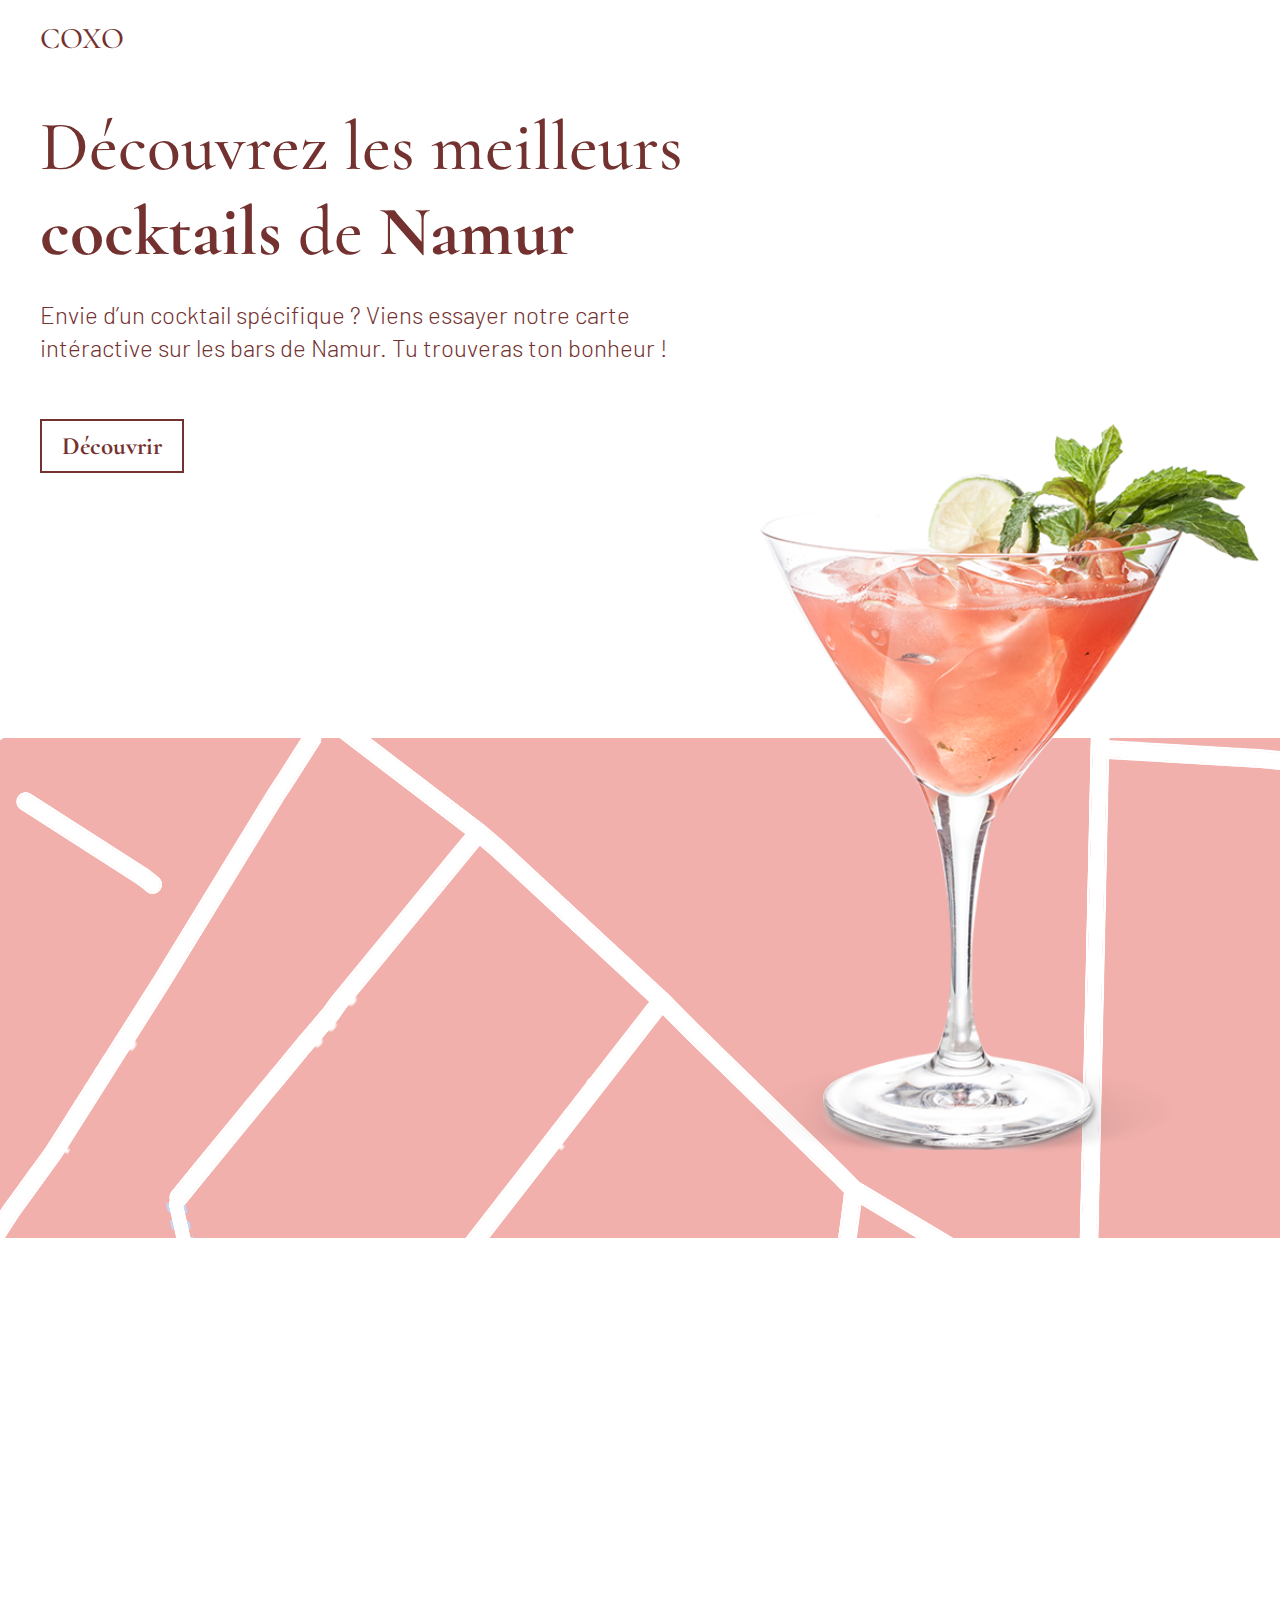
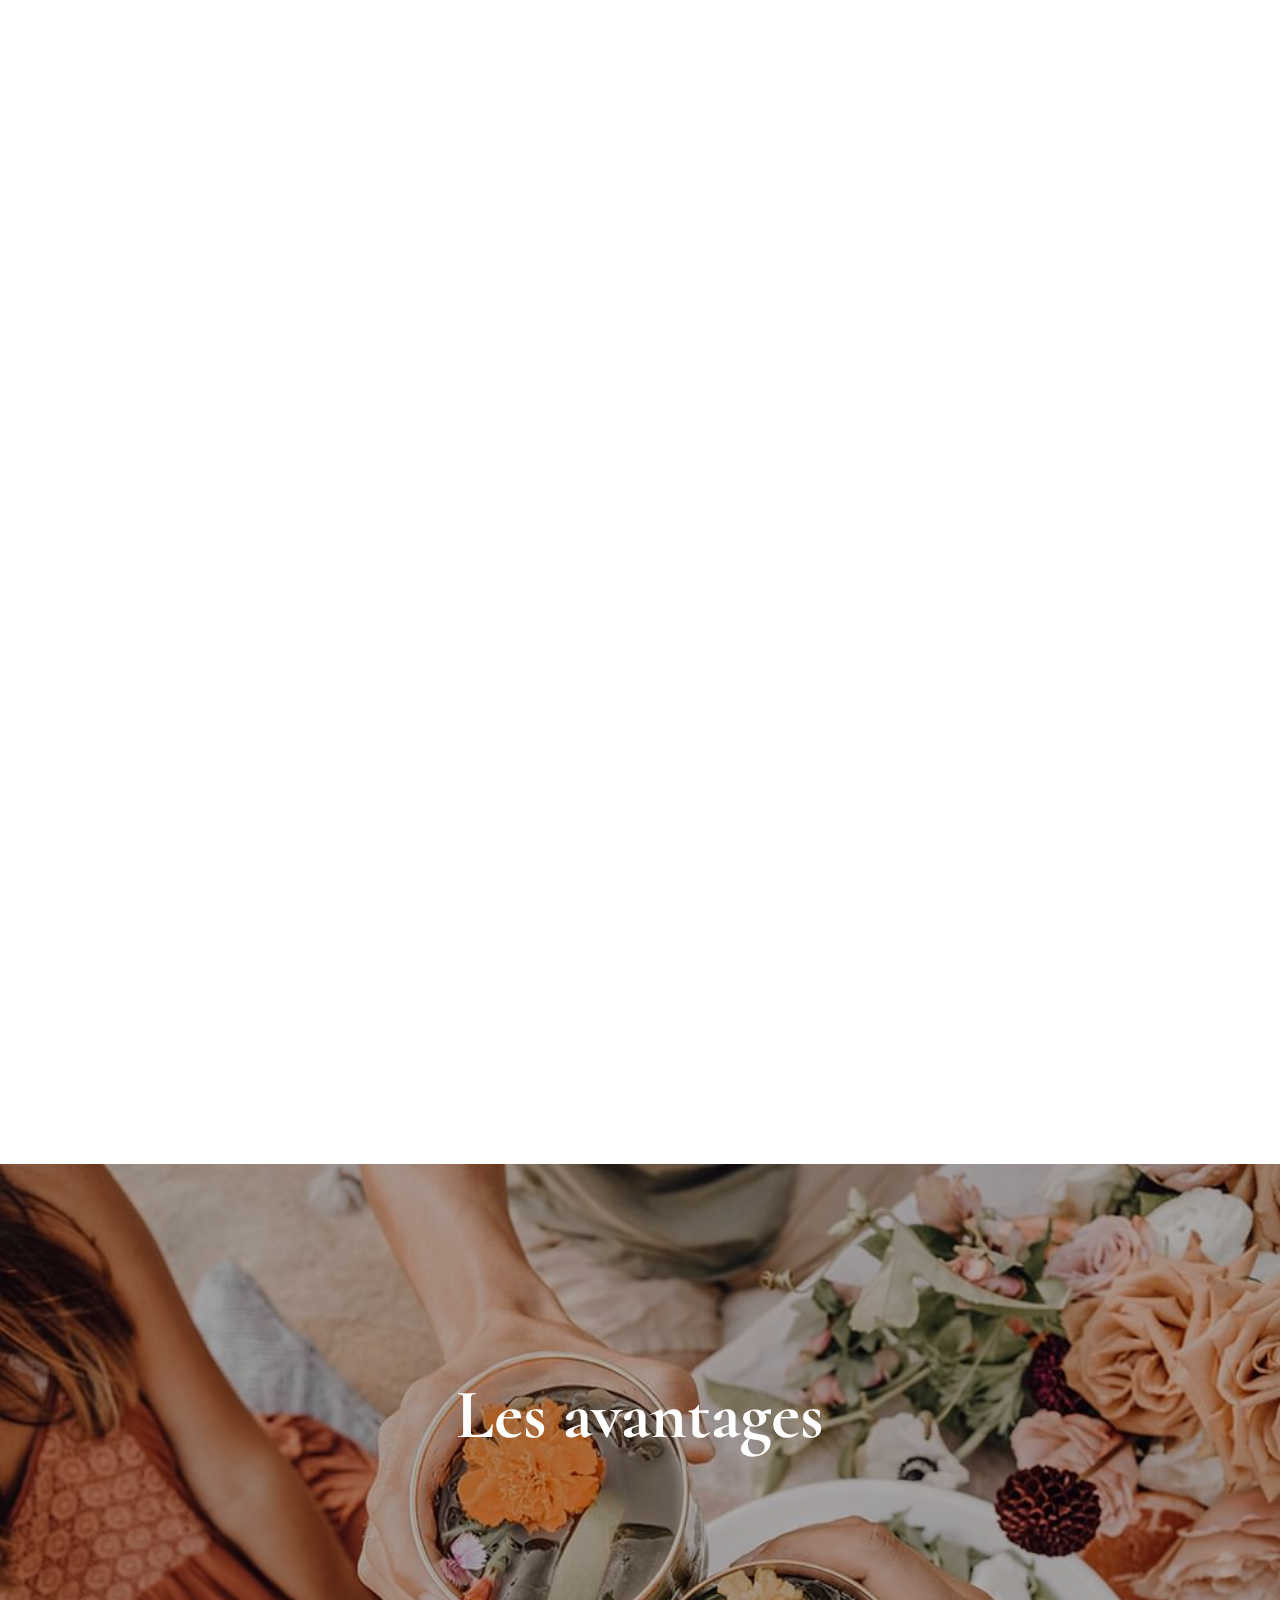
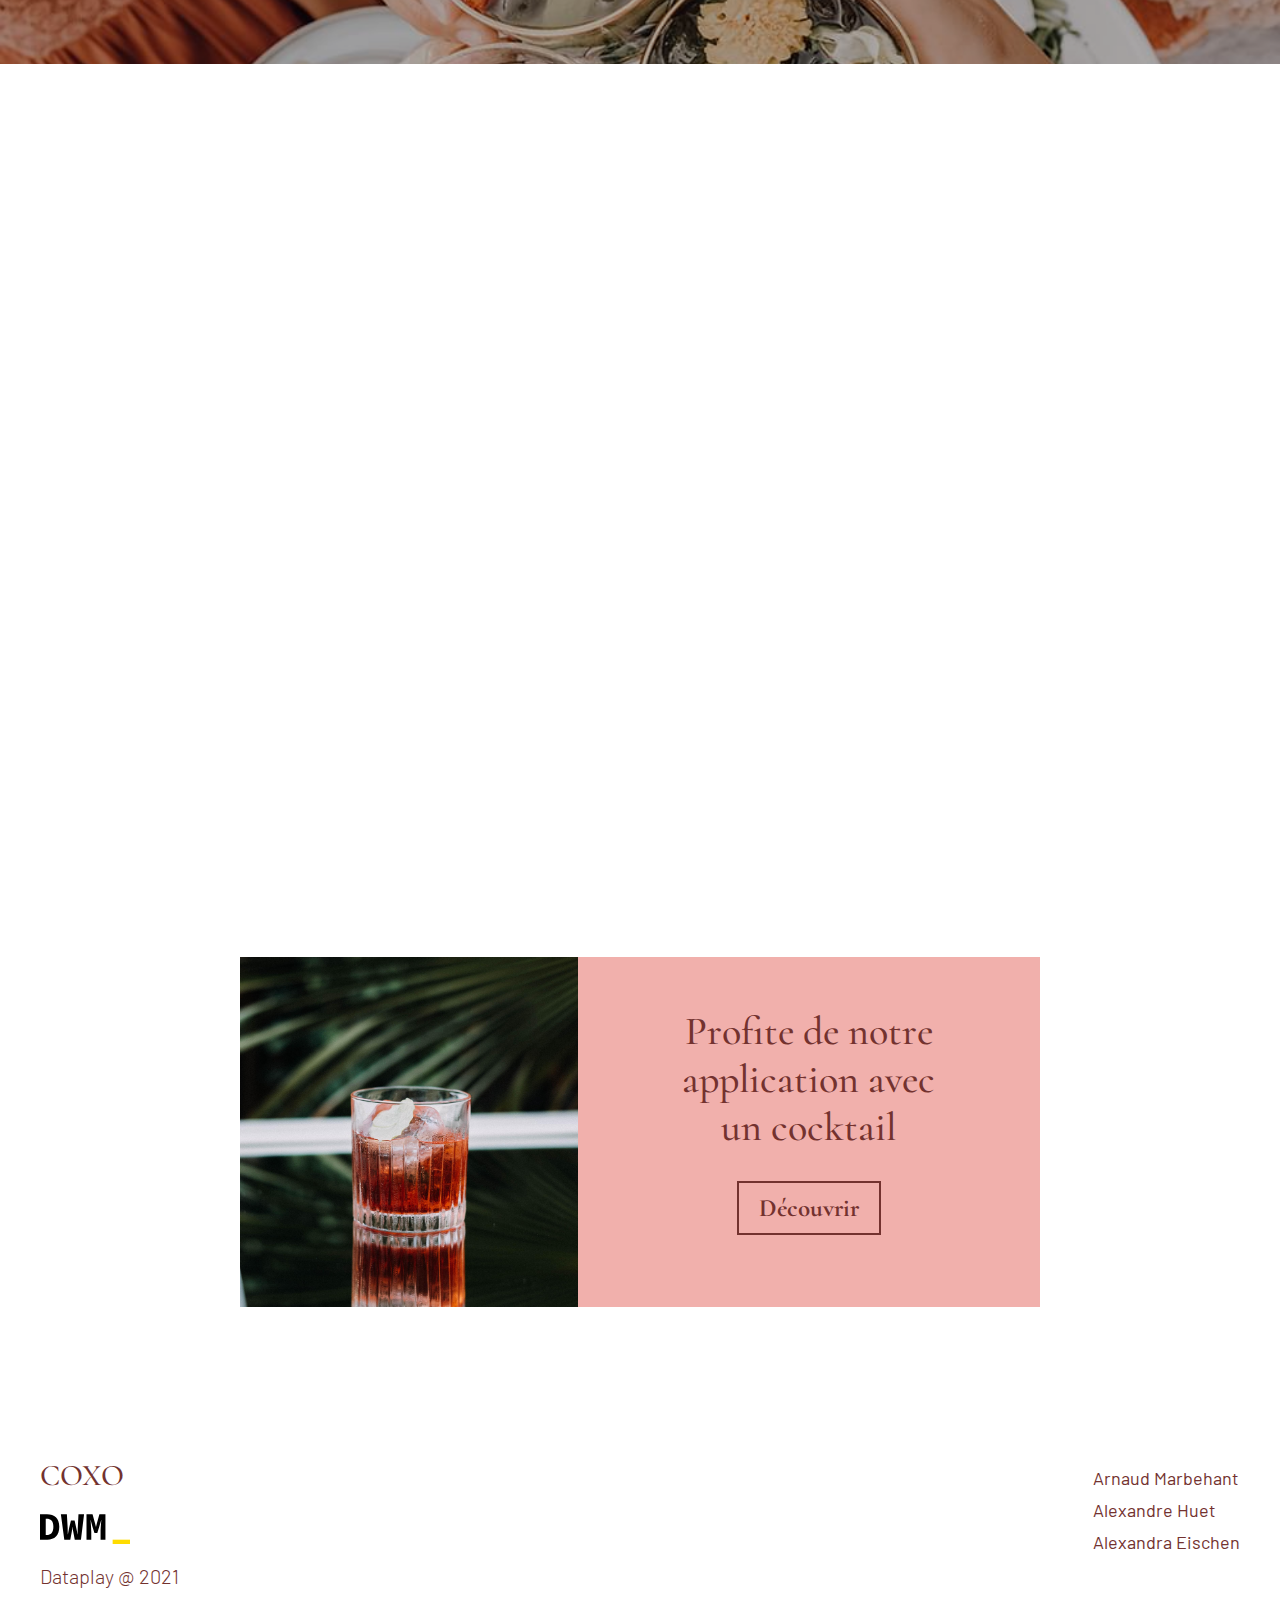
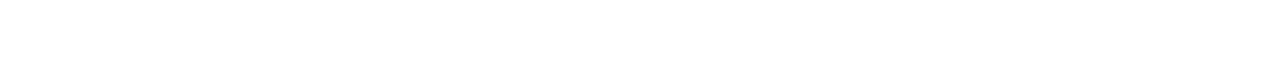
<file: index.html>
<!DOCTYPE html>
<html lang="fr">
   <head>
      <meta charset="UTF-8" />
      <meta http-equiv="X-UA-Compatible" content="IE=edge">
      <meta name="viewport" content="width=device-width, initial-scale=1.0">
      <title> COXO | Landing page</title>

      <link rel="apple-touch-icon" sizes="180x180" href="assets/favicon/apple-touch-icon.png">
      <link rel="icon" type="image/png" sizes="32x32" href="assets/favicon/favicon-32x32.png">
      <link rel="icon" type="image/png" sizes="16x16" href="assets/favicon/favicon-16x16.png">
      <link rel="manifest" href="assets/favicon/site.webmanifest">
      <link rel="mask-icon" href="assets/favicon/safari-pinned-tab.svg" color="#5bbad5">
      <meta name="msapplication-TileColor" content="#da532c">
      <meta name="theme-color" content="#ffffff">

      <meta property="og:image" content="http://www.arnaud-marbehant.be/projets/dataplay/assets/images/avant.jpg" />
      <meta property="og:type" content="article" />
      <meta property="og:description" content="Envie d’un cocktail spécifique ? Viens essayer notre carte intéractive sur les bars de Namur. Tu trouveras ton bonheur !" />
      <meta property="og:locale" content="fr_FR" />
      <meta property="og:title" content="Coxo l'application des cocktails" /> 
  
      <meta name="twitter:card" content="summary_large_image">
      <meta name="twitter:site" content="Coxo">
      <meta name="twitter:creator" content="Arnaud Marbehant">
      <meta name="twitter:title" content="Coxo l'application des cocktails">
      <meta name="twitter:description" content="Envie d’un cocktail spécifique ? Viens essayer notre carte intéractive sur les bars de Namur. Tu trouveras ton bonheur !">
      <meta name="twitter:image" content="http://www.arnaud-marbehant.be/projets/dataplay/assets/images/avant.jpg">


      <link rel="preconnect" href="https://fonts.gstatic.com">
      <link href="https://fonts.googleapis.com/css2?family=Barlow:wght@100;300;400;500;700;800;900&display=swap" rel="stylesheet">
      <link rel="preconnect" href="https://fonts.gstatic.com">
      <link href="https://fonts.googleapis.com/css2?family=Barlow:wght@100;300;400;500;700;800;900&family=Cormorant:wght@300;400;500;600;700&display=swap" rel="stylesheet">
      
      <link href="https://unpkg.com/aos@2.3.1/dist/aos.css" rel="stylesheet">
      <script defer src="https://unpkg.com/aos@2.3.1/dist/aos.js"></script>
      <link href="assets/css/main.css" rel="stylesheet">
      <script defer src="assets/js/main.min.js" ></script>
   </head>

   <body>

      <header class="section section--header">
         <a class="logo" href="index.html">Coxo</a>
      </header>

      <main>

         <section class="section--intro">
            <div class="container container--intro">
               <h1 class="title title--big">Découvrez les meilleurs <span class="title--weight">cocktails</span> de&nbsp;<span class="title--weight">Namur</span></h1>
               <p class="text text--intro">Envie d’un cocktail spécifique ? Viens essayer notre carte intéractive sur les bars de Namur. Tu trouveras ton&nbsp;bonheur&nbsp;!</p>
               <a class="link link--cta" href="coxo_app.html">Découvrir</a>
            </div>
            <div class="container container--cocktail">
               <img class="img img--map" src="assets/images/4-46157_cocktail-png-background-image-coctials-png.png" alt="Cocktail rose">
               <div class="container container--map"></div>
            </div>
         </section>

         <section class="section section--stepper">
            <div data-aos="zoom-out-down" data-aos-duration="700" class="container container--step">
               <img class="img img--step" src="assets/images/proriat-hospitality-lwoTuByIuC4-unsplash.jpg" srcset="assets/images/proriat-hospitality-lwoTuByIuC4-unsplash@2x.jpg" alt="Cocktail bordeaux">
               <div   class="bloc bloc--step">
                  <h2 class="title title--small">Trouve ton&nbsp;cocktail</h2>
                  <p class="text text--step">Recherche ton cocktail favoris parmi notre&nbsp;liste.</p>
                  <span class="step">
                  <img src="assets/images/step-01.png" alt="Numéro 1">
                  </span>
               </div>
            </div>
            <div data-aos="zoom-out-down" data-aos-delay="200" data-aos-duration="700" class="container container--step">
               <img class="img img--step" src="assets/images/helena-yankovska-7EbGkOm8pWM-unsplash.jpg" srcset="assets/images/helena-yankovska-7EbGkOm8pWM-unsplash@2x.jpg" alt="Personnes qui trinquent avec des cocktails à la main">
               <div class="bloc bloc--step">
                  <h2 class="title title--small">Le bar&nbsp;parfait</h2>
                  <p class="text text--step">Trouve facilement où siroter ton cocktail préféré dans un bar de la région de&nbsp;Namur.</p>
                  <span class="step step--2">
                  <img src="assets/images/step-02.png" alt="Numéro 2">
                  </span>
               </div>
            </div>
            <div data-aos="zoom-out-down" data-aos-delay="400" data-aos-duration="700" class="container container--step">
               <img class="img img--step" src="assets/images/kobby-mendez-xBFTjrMIC0c-unsplash.jpg" srcset="assets/images/kobby-mendez-xBFTjrMIC0c-unsplash@2x.jpg" alt="Cocktail bordeaux">
               <div class="bloc bloc--step">
                  <h2 class="title title--small">Le meilleur prix</h2>
                  <p class="text text--step">Compare les prix de ton cocktail dans les différents&nbsp;établissements.</p>
                  <span class="step step--3">
                  <img src="assets/images/step-03.png" alt="Numéro 3">
                  </span>
               </div>
            </div>
         </section>

         <section class="section--avantages">
            <div class="container container--avantages">
               <h2 class="title title--avantages">Les&nbsp;avantages</h2>
            </div>
            <div data-aos="fade-down" data-aos-duration="700" class="container container--listavantages">
               <div class="container container--argu">
                  <h2 class="title title--small">Aucune&nbsp;déception</h2>
                  <p class="text">Ne pas être déçu de ne pas trouver son cocktail préféré à la&nbsp;carte.</p>
               </div>
               <div data-aos="fade-down" data-aos-delay="200" data-aos-duration="700" class="container container--argu">
                  <h2 class="title title--small">Profiter au meilleur&nbsp;prix</h2>
                  <p class="text">Pouvoir profiter du cocktail et en prime payer le moins cher&nbsp;possible.</p>
               </div>
               <div data-aos="fade-down" data-aos-delay="400" data-aos-duration="700" class="container container--argu">
                  <h2 class="title title--small">De la&nbsp;nouveauté</h2>
                  <p class="text">La possibilité de découvrir de nouveaux bars dans la région de&nbsp;Namur.</p>
               </div>
            </div>
         </section>

         <section class="section section--cta">
            <div class="container container--cta">
               <div class="container container--imgcta">
                  <img class="img img--cta" src="assets/images/lefteris-kallergis-QsmdVT5pTMw-unsplash.jpg" srcset="assets/images/lefteris-kallergis-QsmdVT5pTMw-unsplash@2x.jpg" alt="Cocktail rouge sur une table">
               </div>
               <div class="bloc bloc--cta">
                  <h2 class="title title--cta">Profite de notre application avec un&nbsp;cocktail</h2>
                  <a class="link link--cta" href="coxo_app.html">Découvrir</a>
               </div>
            </div>
         </section>

      </main>

      <footer class="section section--footer">
         <div class="container container--footer">
            <div>
               <a class="logo" href="index.html">Coxo</a>
               <a class="link link--dwm" href="http://dwm.re/" target="_blank"></a>
               <h3 class="title title--data">Dataplay @ 2021</h3>
            </div>
            <div class="bloc bloc--link">
               <ul class="list--footer">
                  <li class="footer__el"><a href="http://www.arnaud-marbehant.be/" target="_blank">Arnaud Marbehant</a></li>
                  <li class="footer__el"><a href="http://www.alexandre-huet.be/" target="_blank">Alexandre Huet</a></li>
                  <li class="footer__el"><a href="http://www.alexandra-eischen.be/" target="_blank">Alexandra Eischen</a></li>
               </ul>
            </div>
         </div>
      </footer>
      
   </body>
</html>
</file>
<file: assets/css/main.css>
body{font-family:"Barlow",sans-serif;font-size:18px;color:#73322f;margin:0;overflow-x:hidden;max-width:1440px}@media(min-width: 1440px){body{margin-left:auto;margin-right:auto}}a{text-decoration:none;color:#73322f;font-family:"Barlow",sans-serif;font-size:18px}ul{list-style:none;padding:0}img{width:100%}.section{margin:0 20px}@media(min-width: 800px){.section{margin:0 40px}}.section--header{margin-top:20px;margin-bottom:20px;position:relative}@media(min-width: 1440px){.section--intro{display:-webkit-box;display:-ms-flexbox;display:flex;margin:0 40px}}.section--stepper{margin-bottom:150px}@media(min-width: 1100px){.section--stepper{display:-webkit-box;display:-ms-flexbox;display:flex;-ms-flex-wrap:wrap;flex-wrap:wrap}}@media(min-width: 1440px){.section--stepper{-webkit-box-pack:center;-ms-flex-pack:center;justify-content:center;margin-top:200px}}.section--avantages{margin-bottom:150px}@media(min-width: 1440px){.section--avantages{margin-top:300px}}.section--cta{margin-bottom:150px}@media(min-width: 1440px){.section--cta{margin-top:300px}}.section--footer{margin-bottom:50px}.section--app{background-color:#f1b0ac;padding:40px 0px;display:-webkit-box;display:-ms-flexbox;display:flex;-webkit-box-align:center;-ms-flex-align:center;align-items:center;-webkit-box-pack:center;-ms-flex-pack:center;justify-content:center;width:100%;margin:0;text-align:center}.section--lists{width:auto}.section--legende{display:-webkit-box;display:-ms-flexbox;display:flex;-webkit-box-orient:vertical;-webkit-box-direction:normal;-ms-flex-direction:column;flex-direction:column;margin-bottom:50px}.section--map{margin-bottom:50px}.section--price{margin-bottom:50px}.test{display:-webkit-box;display:-ms-flexbox;display:flex;-ms-flex-pack:distribute;justify-content:space-around}.logo{font-family:"Cormorant",serif;font-size:30px;text-transform:uppercase;font-weight:500}.title{font-family:"Cormorant",serif;font-size:40px;color:#73322f;font-weight:500;max-width:500px}@media(min-width: 1100px){.title{max-width:700px}}.title--big{font-size:50px}@media(min-width: 1100px){.title--big{margin-bottom:0;font-size:70px}}@media(min-width: 1440px){.title--big{margin-right:50px}}.title--weight{font-weight:700}.title--small{font-weight:700;margin-bottom:10px}.title--avantages{color:#fff;text-align:center;font-size:50px;font-weight:700;z-index:10;position:absolute;top:50%;left:50%;-webkit-transform:translate(-50%, -50%);transform:translate(-50%, -50%);margin:0}@media(min-width: 1100px){.title--avantages{font-size:70px}}.title--cta{margin-left:auto;margin-right:auto}.title--data{font-family:"Barlow",sans-serif;font-size:20px;font-weight:300}.title--h3{font-size:30px}.title--marg{margin:0px 10px}.text{font-size:20px;font-weight:300;line-height:1.4;max-width:50ch}@media(min-width: 1100px){.text{font-size:24px}}.text--step{margin-bottom:70px}@media(min-width: 1440px){.text--intro{margin-right:100px}}.link--cta:hover::after{width:100%;right:0}.link--cta{font-family:"Cormorant",serif;font-size:25px;font-weight:700;padding:10px 20px;border:2px solid #73322f;margin-top:30px;display:inline-block;-webkit-transition:all .3s ease-in-out;transition:all .3s ease-in-out;z-index:20;position:relative}.link--cta:hover{color:#fff}.link--cta::after{content:"";display:block;width:0%;height:100%;background-color:#73322f;position:absolute;top:0;left:0;-webkit-transition:all .3s ease-in-out;transition:all .3s ease-in-out;z-index:-1}.link--dwm{margin-top:20px;display:block;height:30px;width:100px;background-image:url(../images/logo_dwm.svg);background-repeat:no-repeat;background-size:contain}label{color:#73322f;border:1px solid #73322f;padding:10px 20px;display:inline-block;margin:10px 10px;-webkit-transition:all .3s ease-in-out;transition:all .3s ease-in-out;cursor:pointer}input{display:none}input:checked+label{background-color:#73322f;color:#fff}.img--map{width:50%;margin-left:auto;margin-top:-50px;margin-right:20px;display:block}@media(min-width: 600px){.img--map{margin-top:-100px}}@media(min-width: 900px){.img--map{width:40%}}@media(min-width: 1440px){.img--map{position:absolute;left:-130px;bottom:-40px;z-index:10;width:auto;height:500px;margin:0}}.img--step{height:250px;-o-object-fit:cover;object-fit:cover}.carte{width:100%;height:auto}.container--intro{margin:0 20px}@media(min-width: 800px){.container--intro{margin:0 40px}}@media(min-width: 1440px){.container--intro{margin:0;height:760px;width:50%}}.container--cocktail{margin-top:50px}@media(min-width: 1440px){.container--cocktail{margin:0;position:absolute;height:760px;width:50%;top:0;right:0}}.container--map{width:100%;height:300px;display:block;background-color:#f1b0ac;margin-top:-200px;background-image:url(../images/map.png);background-repeat:none;background-size:cover;margin-bottom:100px}@media(min-width: 600px){.container--map{height:400px;margin-top:-350px}}@media(min-width: 900px){.container--map{margin-top:-400px}}@media(min-width: 1100px){.container--map{height:500px;margin-top:-500px}}@media(min-width: 1440px){.container--map{margin:0;height:100%;position:absolute;top:0;left:0}}.container--step{max-width:400px;margin:0 auto 80px auto;border:2px solid #c4b6b5}.container--avantages{width:100%;height:300px;background-image:url(../images/avant.jpg);background-repeat:none;background-size:cover;position:relative}@media(min-width: 1100px){.container--avantages{height:500px}}.container--avantages::after{content:"";display:block;width:100%;height:100%;position:absolute;top:0;left:0;background-color:rgba(0,0,0,.3);z-index:0}.container--listavantages{margin:0 20px;text-align:center}@media(min-width: 1100px){.container--listavantages{display:-webkit-box;display:-ms-flexbox;display:flex;-ms-flex-wrap:wrap;flex-wrap:wrap;margin-top:150px}}.container--argu{max-width:450px;display:block;margin:70px auto}@media(min-width: 1100px){.container--argu{margin:50px auto}}.container--argu h2{margin-left:auto;margin-right:auto}.container--cta{max-width:500px;margin-left:auto;margin-right:auto}@media(min-width: 900px){.container--cta{display:-webkit-box;display:-ms-flexbox;display:flex;max-width:800px}}.container--imgcta{height:400px}@media(min-width: 900px){.container--imgcta{height:350px;width:50%}}.container--imgcta img{height:100%;width:100%;-o-object-fit:cover;object-fit:cover}@media(min-width: 600px){.container--footer{display:-webkit-box;display:-ms-flexbox;display:flex;-webkit-box-pack:justify;-ms-flex-pack:justify;justify-content:space-between;-webkit-box-align:baseline;-ms-flex-align:baseline;align-items:baseline}}.bloc--step{text-align:center;padding:20px;position:relative}@media(min-width: 1100px){.bloc--step{height:260px}}.bloc--cta{background-color:#f1b0ac;padding:30px 20px;text-align:center}@media(min-width: 600px){.bloc--cta{padding:50px 20px}}.bloc--cta h2{margin-top:0;margin-bottom:0}@media(min-width: 1100px){.bloc--cta h2{max-width:500px}}.bloc--cta a{margin-top:30px}.bloc--link{margin-top:50px}@media(min-width: 600px){.bloc--link{margin-top:0}}.step{display:block;width:100px;height:100px;position:absolute;left:50%;bottom:-35px;-webkit-transform:translateX(-50%);transform:translateX(-50%)}.step img{width:100%;height:100%;-o-object-fit:contain;object-fit:contain}@media(min-width: 600px){.list--footer{margin-top:0}}.footer__el{margin:10px 0}@media(min-width: 600px){.footer__el:nth-child(1){margin-top:0}}.footer__el a{-webkit-transition:all .3s ease-in-out;transition:all .3s ease-in-out}.footer__el a:hover{border-bottom:1px solid #73322f}.solid{border-bottom:15px solid #f6cbcb;padding:0px 16px;border-radius:5px}.solid--second{border-bottom:15px solid #df908b}.solid--three{border-bottom:15px solid #570f0f}.apexcharts-series path{fill:#f1b0ac;stroke:#570f0f}#title_price{display:none}.chart--hide{display:none}.chart--show{display:block}
/*# sourceMappingURL=main.css.map */
</file>
